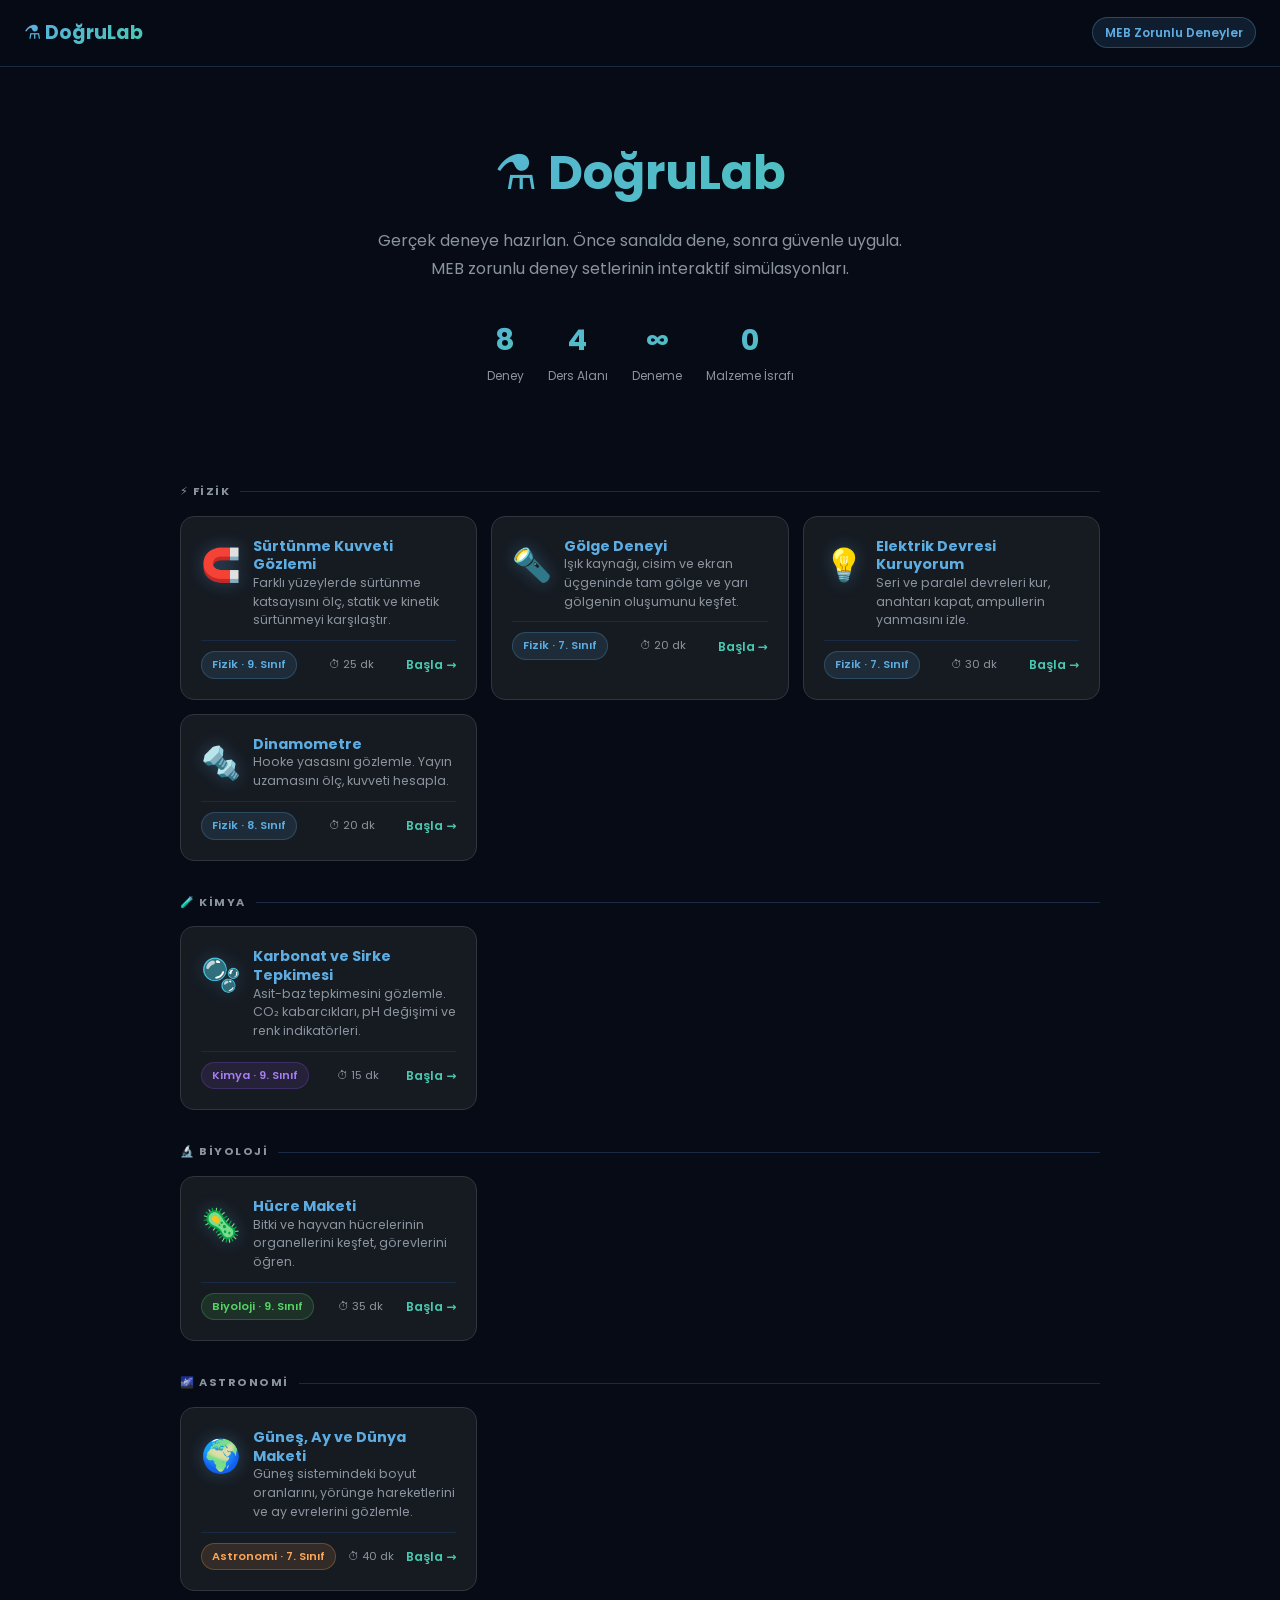
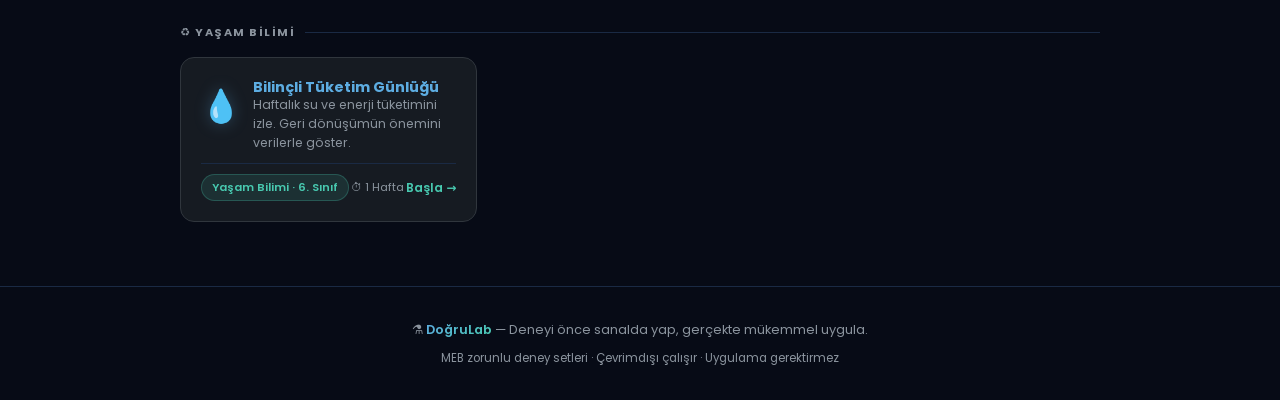
<file: index.html>
<!DOCTYPE html>
<html lang="tr">
<head>
  <meta charset="UTF-8">
  <meta name="viewport" content="width=device-width, initial-scale=1.0">
  <title>DoğruLab — İnteraktif Deney Platformu</title>
  <link rel="stylesheet" href="assets/dogrulab.css">
  <style>
    .index-hero {
      text-align: center;
      padding: 64px 20px 48px;
      animation: fadeUp 0.6s ease-out;
    }

    .index-hero .logo-big {
      font-size: 3rem;
      font-weight: 700;
      background: linear-gradient(135deg, #5dade2, #48c9b0);
      -webkit-background-clip: text;
      -webkit-text-fill-color: transparent;
      background-clip: text;
      display: block;
      margin-bottom: 12px;
    }

    .index-hero p {
      color: var(--text2);
      font-size: 1rem;
      max-width: 540px;
      margin: 0 auto 32px;
    }

    .stats-row {
      display: flex;
      justify-content: center;
      gap: 24px;
      flex-wrap: wrap;
      margin-bottom: 16px;
    }

    .stat {
      text-align: center;
    }

    .stat .sayi {
      font-size: 1.8rem;
      font-weight: 700;
      background: linear-gradient(135deg, #5dade2, #48c9b0);
      -webkit-background-clip: text;
      -webkit-text-fill-color: transparent;
      background-clip: text;
    }

    .stat .etk {
      font-size: 0.75rem;
      color: var(--text2);
    }

    .kategori-baslik {
      font-size: 0.7rem;
      font-weight: 700;
      text-transform: uppercase;
      letter-spacing: 1.5px;
      color: var(--text2);
      margin: 32px 0 14px;
      display: flex;
      align-items: center;
      gap: 10px;
    }

    .kategori-baslik::after {
      content: '';
      flex: 1;
      height: 1px;
      background: var(--border);
    }

    .deney-grid {
      display: grid;
      grid-template-columns: repeat(auto-fill, minmax(260px, 1fr));
      gap: 14px;
    }

    .deney-kart {
      background: var(--bg3);
      border: 1px solid var(--border2);
      border-radius: 14px;
      padding: 20px;
      text-decoration: none;
      display: flex;
      flex-direction: column;
      gap: 10px;
      transition: all 0.2s;
      cursor: pointer;
    }

    .deney-kart:hover {
      border-color: var(--border);
      transform: translateY(-3px);
      box-shadow: 0 8px 24px rgba(0,0,0,0.3);
    }

    .deney-kart-ust {
      display: flex;
      align-items: flex-start;
      gap: 12px;
    }

    .deney-emoji {
      font-size: 2rem;
      flex-shrink: 0;
      filter: drop-shadow(0 0 8px rgba(93,173,226,0.3));
    }

    .deney-kart h3 {
      font-size: 0.9rem;
      font-weight: 700;
      color: var(--h2);
      line-height: 1.3;
    }

    .deney-kart p {
      font-size: 0.78rem;
      color: var(--text2);
      line-height: 1.5;
    }

    .deney-kart-alt {
      display: flex;
      justify-content: space-between;
      align-items: center;
      padding-top: 10px;
      border-top: 1px solid var(--border);
    }

    .chip-kucuk {
      font-size: 0.7rem;
      font-weight: 600;
      padding: 3px 10px;
      border-radius: 999px;
    }

    .chip-fizik   { background: rgba(93,173,226,0.12);  color: #5dade2; border: 1px solid rgba(93,173,226,0.25); }
    .chip-kimya   { background: rgba(137,87,229,0.12);  color: #a57ef0; border: 1px solid rgba(137,87,229,0.25); }
    .chip-biyoloji{ background: rgba(86,211,100,0.12);  color: #56d364; border: 1px solid rgba(86,211,100,0.25); }
    .chip-astronomi{ background: rgba(255,166,87,0.12); color: #ffa657; border: 1px solid rgba(255,166,87,0.25); }
    .chip-yasam   { background: rgba(72,201,176,0.12);  color: #48c9b0; border: 1px solid rgba(72,201,176,0.25); }

    .sure-kucuk { font-size: 0.7rem; color: var(--text2); }

    .acik-btn {
      font-size: 0.75rem;
      font-weight: 600;
      color: var(--teal);
      display: flex;
      align-items: center;
      gap: 4px;
    }

    footer {
      text-align: center;
      padding: 32px 20px;
      border-top: 1px solid var(--border);
      color: var(--text2);
      font-size: 0.8rem;
    }

    footer span {
      background: linear-gradient(135deg, #5dade2, #48c9b0);
      -webkit-background-clip: text;
      -webkit-text-fill-color: transparent;
      background-clip: text;
      font-weight: 600;
    }
  </style>
</head>
<body>

  <header>
    <div class="logo">⚗️ DoğruLab</div>
    <div class="deney-badge">MEB Zorunlu Deneyler</div>
  </header>

  <main style="max-width:960px; margin:0 auto; padding:0 20px 64px;">

    <div class="index-hero">
      <span class="logo-big">⚗️ DoğruLab</span>
      <p>Gerçek deneye hazırlan. Önce sanalda dene, sonra güvenle uygula. MEB zorunlu deney setlerinin interaktif simülasyonları.</p>
      <div class="stats-row">
        <div class="stat"><div class="sayi">8</div><div class="etk">Deney</div></div>
        <div class="stat"><div class="sayi">4</div><div class="etk">Ders Alanı</div></div>
        <div class="stat"><div class="sayi">∞</div><div class="etk">Deneme</div></div>
        <div class="stat"><div class="sayi">0</div><div class="etk">Malzeme İsrafı</div></div>
      </div>
    </div>

    <!-- FİZİK -->
    <div class="kategori-baslik">⚡ Fizik</div>
    <div class="deney-grid">

      <a class="deney-kart" href="deneyler/surtunme-kuvveti.html">
        <div class="deney-kart-ust">
          <span class="deney-emoji">🧲</span>
          <div>
            <h3>Sürtünme Kuvveti Gözlemi</h3>
            <p>Farklı yüzeylerde sürtünme katsayısını ölç, statik ve kinetik sürtünmeyi karşılaştır.</p>
          </div>
        </div>
        <div class="deney-kart-alt">
          <span class="chip-kucuk chip-fizik">Fizik · 9. Sınıf</span>
          <span class="sure-kucuk">⏱ 25 dk</span>
          <span class="acik-btn">Başla →</span>
        </div>
      </a>

      <a class="deney-kart" href="deneyler/golge-deneyi.html">
        <div class="deney-kart-ust">
          <span class="deney-emoji">🔦</span>
          <div>
            <h3>Gölge Deneyi</h3>
            <p>Işık kaynağı, cisim ve ekran üçgeninde tam gölge ve yarı gölgenin oluşumunu keşfet.</p>
          </div>
        </div>
        <div class="deney-kart-alt">
          <span class="chip-kucuk chip-fizik">Fizik · 7. Sınıf</span>
          <span class="sure-kucuk">⏱ 20 dk</span>
          <span class="acik-btn">Başla →</span>
        </div>
      </a>

      <a class="deney-kart" href="deneyler/elektrik-devresi.html">
        <div class="deney-kart-ust">
          <span class="deney-emoji">💡</span>
          <div>
            <h3>Elektrik Devresi Kuruyorum</h3>
            <p>Seri ve paralel devreleri kur, anahtarı kapat, ampullerin yanmasını izle.</p>
          </div>
        </div>
        <div class="deney-kart-alt">
          <span class="chip-kucuk chip-fizik">Fizik · 7. Sınıf</span>
          <span class="sure-kucuk">⏱ 30 dk</span>
          <span class="acik-btn">Başla →</span>
        </div>
      </a>

      <a class="deney-kart" href="deneyler/dinamometre.html">
        <div class="deney-kart-ust">
          <span class="deney-emoji">🔩</span>
          <div>
            <h3>Dinamometre</h3>
            <p>Hooke yasasını gözlemle. Yayın uzamasını ölç, kuvveti hesapla.</p>
          </div>
        </div>
        <div class="deney-kart-alt">
          <span class="chip-kucuk chip-fizik">Fizik · 8. Sınıf</span>
          <span class="sure-kucuk">⏱ 20 dk</span>
          <span class="acik-btn">Başla →</span>
        </div>
      </a>

    </div>

    <!-- KİMYA -->
    <div class="kategori-baslik">🧪 Kimya</div>
    <div class="deney-grid">

      <a class="deney-kart" href="deneyler/karbonat-sirke.html">
        <div class="deney-kart-ust">
          <span class="deney-emoji">🫧</span>
          <div>
            <h3>Karbonat ve Sirke Tepkimesi</h3>
            <p>Asit-baz tepkimesini gözlemle. CO₂ kabarcıkları, pH değişimi ve renk indikatörleri.</p>
          </div>
        </div>
        <div class="deney-kart-alt">
          <span class="chip-kucuk chip-kimya">Kimya · 9. Sınıf</span>
          <span class="sure-kucuk">⏱ 15 dk</span>
          <span class="acik-btn">Başla →</span>
        </div>
      </a>

    </div>

    <!-- BİYOLOJİ -->
    <div class="kategori-baslik">🔬 Biyoloji</div>
    <div class="deney-grid">

      <a class="deney-kart" href="deneyler/hucre-maketi.html">
        <div class="deney-kart-ust">
          <span class="deney-emoji">🦠</span>
          <div>
            <h3>Hücre Maketi</h3>
            <p>Bitki ve hayvan hücrelerinin organellerini keşfet, görevlerini öğren.</p>
          </div>
        </div>
        <div class="deney-kart-alt">
          <span class="chip-kucuk chip-biyoloji">Biyoloji · 9. Sınıf</span>
          <span class="sure-kucuk">⏱ 35 dk</span>
          <span class="acik-btn">Başla →</span>
        </div>
      </a>

    </div>

    <!-- ASTRONOMİ -->
    <div class="kategori-baslik">🌌 Astronomi</div>
    <div class="deney-grid">

      <a class="deney-kart" href="deneyler/gunes-ay-dunya.html">
        <div class="deney-kart-ust">
          <span class="deney-emoji">🌍</span>
          <div>
            <h3>Güneş, Ay ve Dünya Maketi</h3>
            <p>Güneş sistemindeki boyut oranlarını, yörünge hareketlerini ve ay evrelerini gözlemle.</p>
          </div>
        </div>
        <div class="deney-kart-alt">
          <span class="chip-kucuk chip-astronomi">Astronomi · 7. Sınıf</span>
          <span class="sure-kucuk">⏱ 40 dk</span>
          <span class="acik-btn">Başla →</span>
        </div>
      </a>

    </div>

    <!-- YAŞAM BİLİMİ -->
    <div class="kategori-baslik">♻️ Yaşam Bilimi</div>
    <div class="deney-grid">

      <a class="deney-kart" href="deneyler/bilincli-tuketim.html">
        <div class="deney-kart-ust">
          <span class="deney-emoji">💧</span>
          <div>
            <h3>Bilinçli Tüketim Günlüğü</h3>
            <p>Haftalık su ve enerji tüketimini izle. Geri dönüşümün önemini verilerle göster.</p>
          </div>
        </div>
        <div class="deney-kart-alt">
          <span class="chip-kucuk chip-yasam">Yaşam Bilimi · 6. Sınıf</span>
          <span class="sure-kucuk">⏱ 1 Hafta</span>
          <span class="acik-btn">Başla →</span>
        </div>
      </a>

    </div>

  </main>

  <footer>
    <p>⚗️ <span>DoğruLab</span> — Deneyi önce sanalda yap, gerçekte mükemmel uygula.</p>
    <p style="margin-top:6px; font-size:0.72rem;">MEB zorunlu deney setleri · Çevrimdışı çalışır · Uygulama gerektirmez</p>
  </footer>

</body>
</html>
</file>
<file: assets/dogrulab.css>
/* ── DoğruLab Ortak Stil Sistemi ── */
@import url('https://fonts.googleapis.com/css2?family=Poppins:wght@400;500;600;700&display=swap');

:root {
  --bg:      #070b16;
  --bg2:     #0d1528;
  --bg3:     #161b22;
  --border:  #1a2a44;
  --border2: #30363d;
  --text:    #d0d0d0;
  --text2:   #8b949e;
  --h1:      #7eb8da;
  --h2:      #5dade2;
  --h3:      #48c9b0;
  --cyan:    #5dade2;
  --teal:    #48c9b0;
  --green:   #56d364;
  --orange:  #ffa657;
  --red:     #f85149;
  --purple:  #8957e5;
}

* { box-sizing: border-box; margin: 0; padding: 0; }

body {
  background: var(--bg);
  color: var(--text);
  font-family: 'Poppins', 'Segoe UI', system-ui, sans-serif;
  min-height: 100vh;
  line-height: 1.75;
}

::-webkit-scrollbar { width: 8px; }
::-webkit-scrollbar-track { background: var(--bg); }
::-webkit-scrollbar-thumb { background: var(--border2); border-radius: 4px; }
::-webkit-scrollbar-thumb:hover { background: var(--text2); }

/* ── HEADER ── */
header {
  background: rgba(7,11,22,0.92);
  backdrop-filter: blur(16px);
  border-bottom: 1px solid var(--border);
  padding: 16px 24px;
  display: flex;
  align-items: center;
  justify-content: space-between;
  position: sticky;
  top: 0;
  z-index: 50;
}

.logo {
  font-size: 1.2rem;
  font-weight: 700;
  background: linear-gradient(135deg, var(--cyan), var(--teal));
  -webkit-background-clip: text;
  -webkit-text-fill-color: transparent;
  background-clip: text;
  text-decoration: none;
}

.deney-badge {
  font-size: 0.75rem;
  font-weight: 600;
  background: rgba(93,173,226,0.12);
  color: var(--cyan);
  border: 1px solid rgba(93,173,226,0.3);
  border-radius: 999px;
  padding: 4px 12px;
}

/* ── MAIN ── */
main {
  max-width: 900px;
  margin: 0 auto;
  padding: 32px 20px 64px;
}

/* ── HERO ── */
.hero {
  text-align: center;
  padding: 48px 0 40px;
  animation: fadeUp 0.5s ease-out;
}

.hero-emoji {
  font-size: 4rem;
  display: block;
  margin-bottom: 16px;
  filter: drop-shadow(0 0 20px rgba(93,173,226,0.4));
}

.hero h1 {
  font-size: 2rem;
  font-weight: 700;
  color: var(--h1);
  margin-bottom: 8px;
}

.hero p {
  color: var(--text2);
  font-size: 0.9rem;
  max-width: 500px;
  margin: 0 auto;
}

.meta-row {
  display: flex;
  justify-content: center;
  gap: 12px;
  margin-top: 20px;
  flex-wrap: wrap;
}

.meta-chip {
  font-size: 0.75rem;
  font-weight: 600;
  padding: 5px 14px;
  border-radius: 999px;
  border: 1px solid var(--border2);
  color: var(--text2);
  background: var(--bg3);
}

.meta-chip.zorluk { border-color: rgba(86,211,100,0.3); color: var(--green); background: rgba(86,211,100,0.08); }
.meta-chip.sure    { border-color: rgba(255,166,87,0.3);  color: var(--orange); background: rgba(255,166,87,0.08); }
.meta-chip.sinif   { border-color: rgba(93,173,226,0.3);  color: var(--cyan);   background: rgba(93,173,226,0.08); }

/* ── SECTIONS ── */
section { margin-bottom: 32px; animation: fadeUp 0.4s ease-out; }

.section-title {
  display: flex;
  align-items: center;
  gap: 10px;
  font-size: 1rem;
  font-weight: 700;
  color: var(--h2);
  margin-bottom: 16px;
  padding-bottom: 10px;
  border-bottom: 1px solid var(--border);
}

/* ── CARD ── */
.card {
  background: var(--bg3);
  border: 1px solid var(--border2);
  border-radius: 14px;
  padding: 20px;
  font-size: 0.875rem;
  line-height: 1.8;
}

/* ── NOTE BOXES ── */
.note-box {
  background: var(--bg3);
  border-left: 4px solid var(--cyan);
  padding: 14px 18px;
  margin: 12px 0;
  border-radius: 0 8px 8px 0;
  font-size: 0.875rem;
}

.note-box.yesil   { border-color: var(--green); }
.note-box.turuncu { border-color: var(--orange); }
.note-box.mor     { border-color: var(--purple); }
.note-box.kirmizi { border-color: var(--red); }
.note-box strong  { color: var(--h3); display: block; margin-bottom: 4px; }

/* ── FORMULA ── */
.formul-card {
  background: rgba(93,173,226,0.06);
  border: 1px solid rgba(93,173,226,0.2);
  border-radius: 12px;
  padding: 18px;
  text-align: center;
  margin: 14px 0;
}

.formul {
  font-size: 1.4rem;
  font-weight: 700;
  color: var(--h1);
  margin-bottom: 10px;
  letter-spacing: 1px;
}

.formul-aciklama {
  font-size: 0.8rem;
  color: var(--text2);
  display: flex;
  flex-wrap: wrap;
  justify-content: center;
  gap: 12px;
}

.formul-aciklama strong { color: var(--cyan); }

/* ── SIMULATION ── */
.sim-container {
  background: var(--bg2);
  border: 1px solid var(--border);
  border-radius: 14px;
  overflow: hidden;
}

.sim-canvas-wrap { position: relative; }
.sim-canvas-wrap canvas { width: 100%; display: block; }

.sim-controls {
  padding: 16px 20px;
  border-top: 1px solid var(--border);
  display: flex;
  flex-direction: column;
  gap: 14px;
}

/* ── SLIDERS ── */
.slider-row { display: flex; align-items: center; gap: 12px; }

.slider-label { font-size: 0.8rem; color: var(--text2); min-width: 130px; }
.slider-label strong { color: var(--text); font-size: 0.85rem; display: block; }

input[type=range] {
  flex: 1;
  -webkit-appearance: none;
  height: 6px;
  background: var(--border2);
  border-radius: 3px;
  outline: none;
  cursor: pointer;
}

input[type=range]::-webkit-slider-thumb {
  -webkit-appearance: none;
  width: 18px; height: 18px;
  border-radius: 50%;
  background: var(--cyan);
  cursor: pointer;
  transition: transform 0.15s;
}

input[type=range]::-webkit-slider-thumb:hover { transform: scale(1.2); }

/* ── INFO CARDS ── */
.sim-info-row { display: flex; gap: 12px; flex-wrap: wrap; }

.info-card {
  flex: 1;
  background: var(--bg);
  border: 1px solid var(--border);
  border-radius: 10px;
  padding: 10px 14px;
  min-width: 90px;
}

.info-card .label { font-size: 0.7rem; color: var(--text2); text-transform: uppercase; letter-spacing: 0.5px; }
.info-card .value { font-size: 1.05rem; font-weight: 700; color: var(--teal); margin-top: 2px; }

/* ── BUTTONS ── */
.btn-row { display: flex; gap: 10px; flex-wrap: wrap; }

.btn {
  padding: 9px 20px;
  border-radius: 10px;
  border: none;
  font-family: inherit;
  font-size: 0.85rem;
  font-weight: 600;
  cursor: pointer;
  transition: all 0.15s;
}

.btn:active { transform: scale(0.96); }

.btn-primary { background: linear-gradient(135deg, var(--cyan), var(--teal)); color: #070b16; }
.btn-primary:hover { filter: brightness(1.1); }

.btn-secondary { background: transparent; border: 1px solid var(--border2); color: var(--text2); }
.btn-secondary:hover { color: var(--text); border-color: var(--text2); }

.btn-danger { background: rgba(248,81,73,0.12); border: 1px solid rgba(248,81,73,0.3); color: var(--red); }
.btn-danger:hover { background: rgba(248,81,73,0.2); }

/* ── STEPS ── */
.adimlar-list { list-style: none; display: flex; flex-direction: column; gap: 10px; }

.adim-item {
  display: flex;
  align-items: flex-start;
  gap: 14px;
  background: var(--bg3);
  border: 1px solid var(--border2);
  border-radius: 10px;
  padding: 14px 16px;
  transition: all 0.2s;
  cursor: pointer;
  user-select: none;
}

.adim-item:hover { border-color: var(--border); }
.adim-item.tamamlandi { border-color: rgba(86,211,100,0.3); background: rgba(86,211,100,0.04); }
.adim-item.tamamlandi .adim-text { color: var(--text2); text-decoration: line-through; }

.adim-check {
  width: 22px; height: 22px;
  border-radius: 50%;
  border: 2px solid var(--border2);
  display: flex;
  align-items: center;
  justify-content: center;
  flex-shrink: 0;
  margin-top: 2px;
  transition: all 0.2s;
  font-size: 0.75rem;
  color: #070b16;
}

.adim-item.tamamlandi .adim-check { background: var(--green); border-color: var(--green); }

.adim-no { font-size: 0.7rem; font-weight: 700; color: var(--cyan); min-width: 18px; text-align: center; padding-top: 3px; }
.adim-text { font-size: 0.875rem; line-height: 1.5; }
.adim-text strong { color: var(--h3); }

/* ── TABLE ── */
.tablo-wrap { overflow-x: auto; }
table { width: 100%; border-collapse: collapse; font-size: 0.85rem; }

th {
  background: var(--bg2);
  color: var(--h3);
  font-weight: 600;
  padding: 10px 14px;
  text-align: left;
  border-bottom: 1px solid var(--border);
}

td { padding: 8px 14px; border-bottom: 1px solid var(--border); color: var(--text); }

td input, td select {
  background: var(--bg2);
  border: 1px solid var(--border);
  border-radius: 6px;
  padding: 5px 10px;
  color: var(--text);
  font-family: inherit;
  font-size: 0.82rem;
  width: 100%;
}

td input:focus, td select:focus { outline: none; border-color: var(--cyan); }

/* ── FORM ── */
.form-row { display: flex; flex-direction: column; gap: 6px; margin-top: 14px; }
.form-label { font-size: 0.8rem; color: var(--text2); font-weight: 500; }

input[type=text], input[type=number], textarea {
  background: var(--bg2);
  border: 1px solid var(--border);
  border-radius: 10px;
  padding: 10px 14px;
  color: var(--text);
  font-family: inherit;
  font-size: 0.875rem;
  width: 100%;
}

textarea { resize: vertical; min-height: 80px; }
input:focus, textarea:focus { outline: none; border-color: var(--cyan); }

/* ── SAVE BUTTON ── */
.kaydet-btn {
  display: block;
  width: 100%;
  padding: 14px;
  border-radius: 12px;
  border: none;
  background: linear-gradient(135deg, var(--cyan), var(--teal));
  color: #070b16;
  font-family: inherit;
  font-size: 0.95rem;
  font-weight: 700;
  cursor: pointer;
  transition: all 0.2s;
  margin-top: 16px;
}

.kaydet-btn:hover { filter: brightness(1.08); transform: translateY(-1px); }
.kaydet-btn:active { transform: scale(0.98); }

/* ── PROGRESS BAR ── */
.progress-bar-wrap {
  background: var(--bg2);
  border: 1px solid var(--border);
  border-radius: 10px;
  padding: 14px 20px;
  margin-bottom: 24px;
  display: flex;
  align-items: center;
  gap: 14px;
}

.progress-bar-wrap > span { font-size: 0.85rem; color: var(--text2); flex-shrink: 0; }

.progress-bar-bg {
  flex: 1;
  height: 8px;
  background: var(--border2);
  border-radius: 4px;
  overflow: hidden;
}

.progress-bar-fill {
  height: 100%;
  background: linear-gradient(90deg, var(--cyan), var(--teal));
  border-radius: 4px;
  transition: width 0.4s ease;
  width: 0%;
}

.progress-text { font-size: 0.8rem; font-weight: 600; color: var(--teal); white-space: nowrap; }

/* ── QR CODE ── */
.qr-section { display: flex; align-items: center; gap: 24px; padding: 20px; }
#qrcode { background: white; border-radius: 10px; padding: 10px; flex-shrink: 0; }
.qr-info h3 { color: var(--h2); font-size: 0.95rem; margin-bottom: 6px; }
.qr-info p { font-size: 0.8rem; color: var(--text2); line-height: 1.6; }

/* ── MATERIALS ── */
.malzeme-grid { display: grid; grid-template-columns: repeat(auto-fill, minmax(200px, 1fr)); gap: 8px; }

.malzeme-item {
  background: var(--bg2);
  border: 1px solid var(--border);
  border-radius: 8px;
  padding: 8px 12px;
  font-size: 0.8rem;
  display: flex;
  align-items: center;
  gap: 8px;
}

.malzeme-item::before { content: "▸"; color: var(--teal); flex-shrink: 0; }

/* ── ANIMATIONS ── */
@keyframes fadeUp {
  from { opacity: 0; transform: translateY(16px); }
  to   { opacity: 1; transform: translateY(0); }
}

@keyframes pulse {
  0%, 100% { opacity: 0.4; }
  50%       { opacity: 1; }
}

@keyframes float {
  0%, 100% { transform: translateY(0); }
  50%       { transform: translateY(-6px); }
}

.pulse { animation: pulse 2s infinite ease-in-out; }
.float { animation: float 3s infinite ease-in-out; }

/* ── RESPONSIVE ── */
@media (max-width: 600px) {
  .hero h1     { font-size: 1.5rem; }
  .qr-section  { flex-direction: column; text-align: center; }
  .sim-info-row { flex-direction: column; }
  header       { padding: 12px 16px; }
  main         { padding: 20px 14px 48px; }
}
</file>
